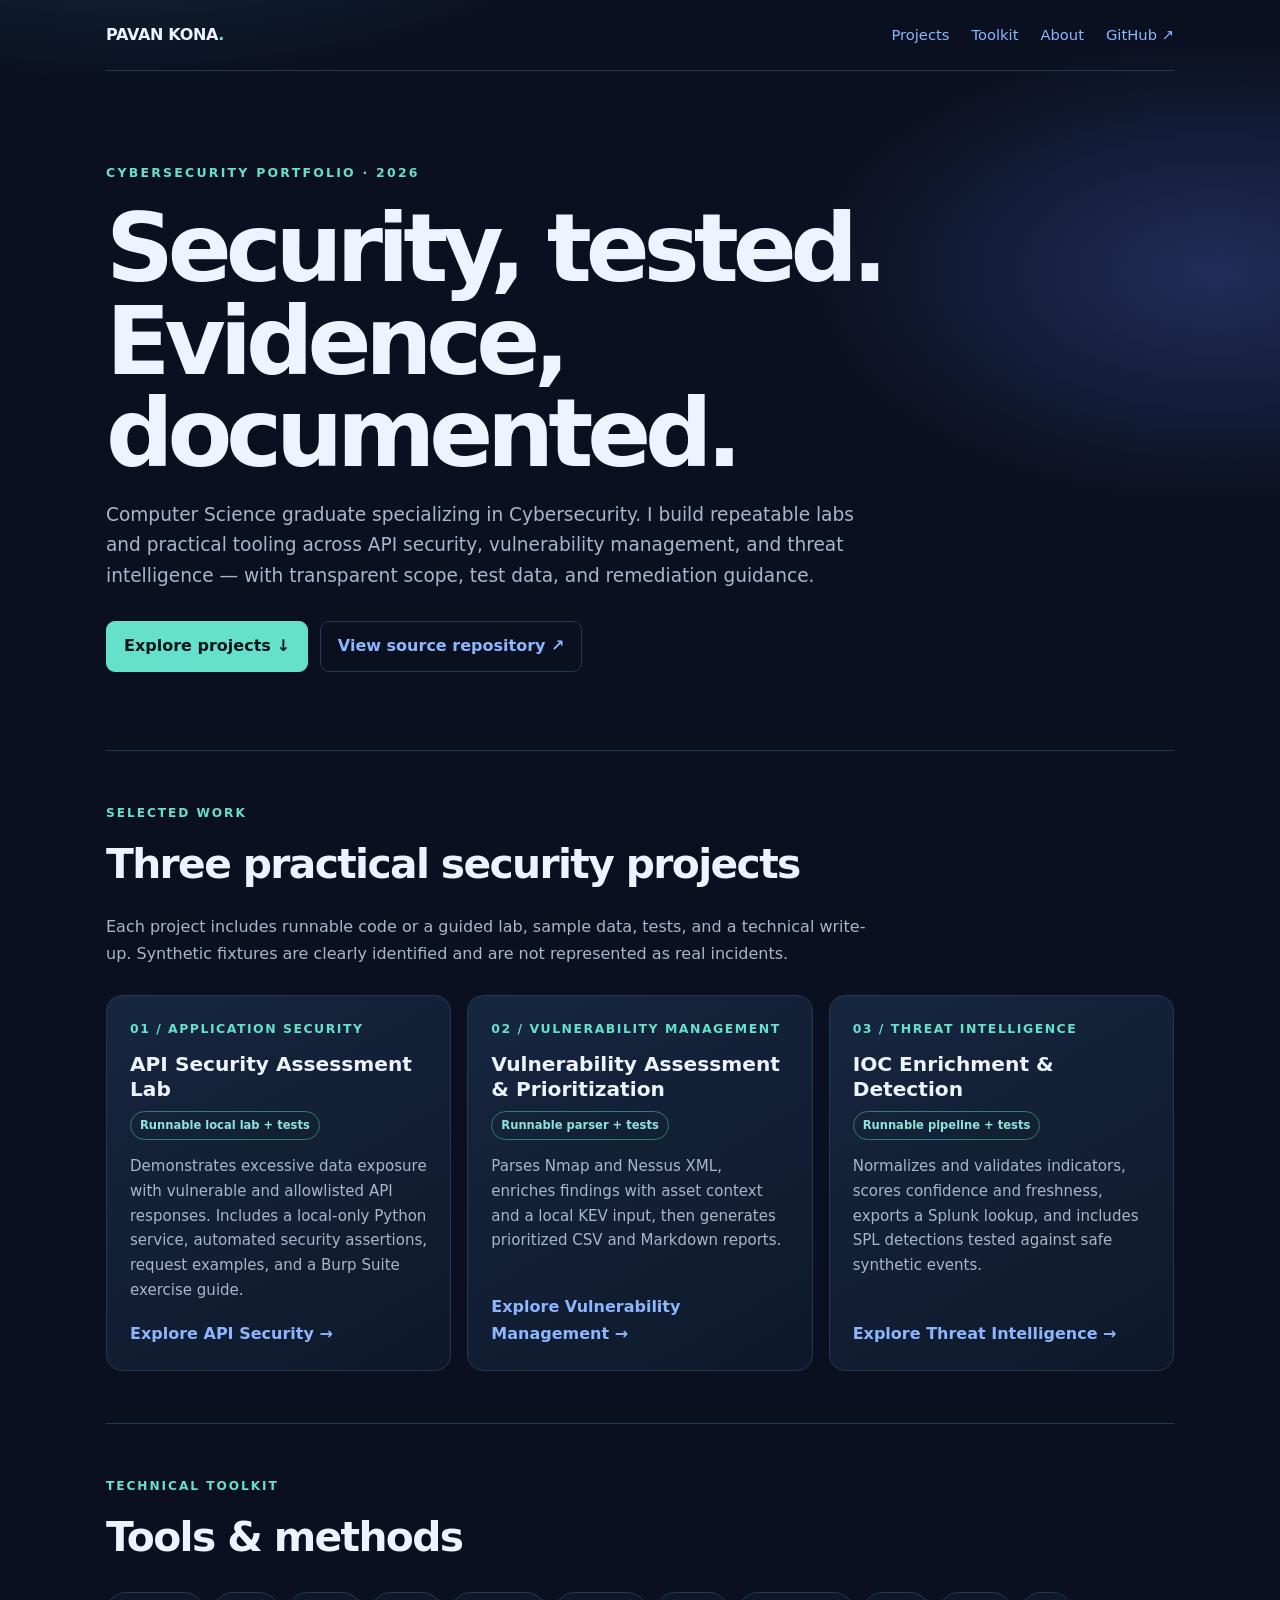
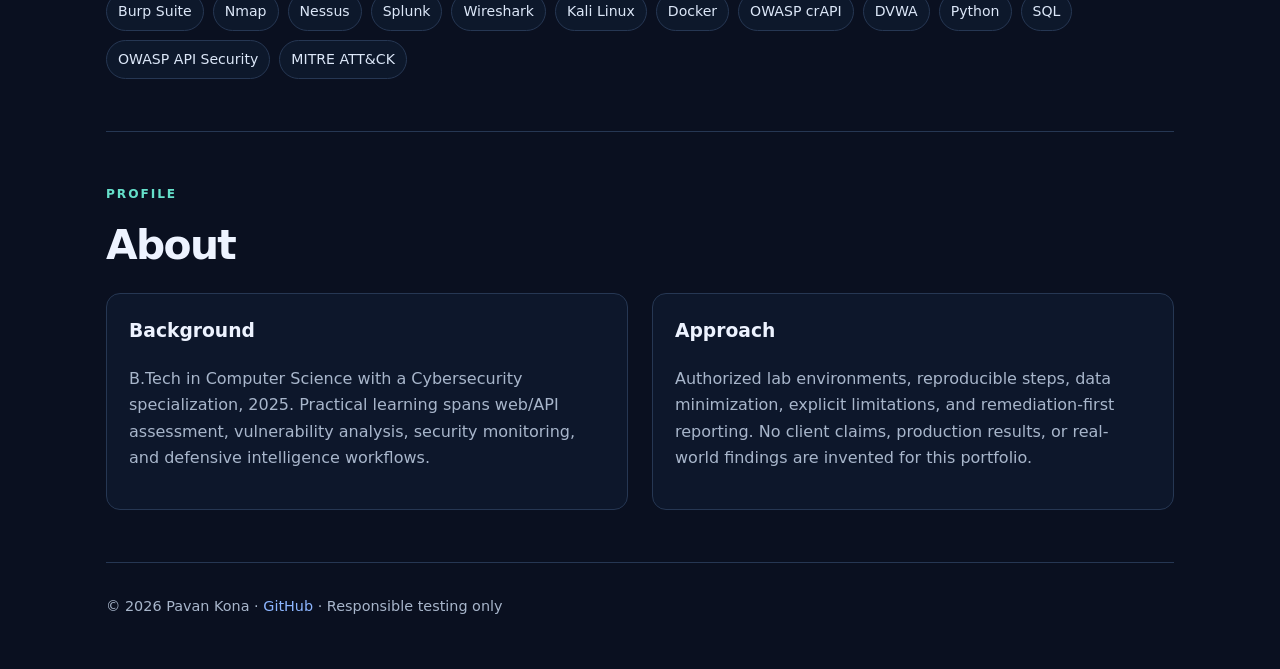
<file: index.html>
<!doctype html>
<html lang="en">
<head>
<meta charset="utf-8"><meta name="viewport" content="width=device-width, initial-scale=1">
<meta name="description" content="Pavan Kona — cybersecurity portfolio: API security, vulnerability management, and threat intelligence.">
<meta name="theme-color" content="#0a1020"><title>Pavan Kona | Cybersecurity</title>
<style>
:root{color-scheme:dark;--bg:#0a1020;--panel:#101b31;--panel2:#14223b;--ink:#edf3ff;--muted:#a8b6cb;--line:#263753;--cyan:#65e0ca;--blue:#8db6ff;--amber:#f4c779;--max:1120px}
*{box-sizing:border-box}html{scroll-behavior:smooth}body{margin:0;background:radial-gradient(900px 480px at 10% -10%,#1c3b58 0%,transparent 65%),radial-gradient(700px 400px at 95% 12%,#202d58 0%,transparent 60%),var(--bg);color:var(--ink);font:16px/1.65 Inter,ui-sans-serif,system-ui,-apple-system,"Segoe UI",sans-serif}
a{color:var(--blue);text-decoration:none}a:hover{text-decoration:underline}.wrap{max-width:var(--max);margin:auto;padding:0 26px}.nav{display:flex;justify-content:space-between;align-items:center;padding:22px 0;border-bottom:1px solid var(--line)}.brand{font-weight:800;letter-spacing:-.02em;color:var(--ink)}.navlinks{display:flex;gap:22px;font-size:.92rem}.hero{padding:92px 0 78px;max-width:850px}.eyebrow{color:var(--cyan);font-size:.78rem;font-weight:800;letter-spacing:.18em;text-transform:uppercase}.hero h1{font-size:clamp(3rem,8vw,5.9rem);line-height:.98;letter-spacing:-.065em;margin:18px 0 20px}.hero p{max-width:760px;color:var(--muted);font-size:1.16rem}.actions{display:flex;gap:12px;flex-wrap:wrap;margin-top:30px}.button{display:inline-flex;align-items:center;padding:11px 17px;border-radius:9px;border:1px solid var(--line);font-weight:700}.button.primary{background:var(--cyan);color:#06151a;border-color:var(--cyan)}.section{padding:52px 0;border-top:1px solid var(--line)}.kicker{color:var(--cyan);font-size:.76rem;font-weight:800;letter-spacing:.16em;text-transform:uppercase}.section h2{font-size:clamp(1.8rem,4vw,2.55rem);letter-spacing:-.04em;margin:8px 0 14px}.lead{max-width:760px;color:var(--muted)}.cards{display:grid;grid-template-columns:repeat(3,minmax(0,1fr));gap:16px;margin-top:28px}.card{background:linear-gradient(150deg,rgba(23,39,65,.96),rgba(14,24,43,.96));border:1px solid var(--line);border-radius:16px;padding:23px;display:flex;flex-direction:column;min-height:315px}.card .number{color:var(--cyan);font-size:.78rem;font-weight:800;letter-spacing:.12em}.card h3{font-size:1.26rem;line-height:1.25;margin:12px 0 9px}.card p{color:var(--muted);font-size:.94rem;margin:0 0 18px}.card a{margin-top:auto;font-weight:750}.status{display:inline-flex;align-self:flex-start;border:1px solid #466078;color:#d6e7fa;border-radius:99px;padding:4px 9px;font-size:.72rem;font-weight:750;margin:0 0 14px}.status.done{border-color:#327c71;color:#8ee5d7}.status.build{border-color:#8b7448;color:#f5d28e}.skills{display:flex;flex-wrap:wrap;gap:9px;margin-top:20px}.skill{border:1px solid var(--line);border-radius:99px;padding:7px 11px;color:#dce7f8;background:rgba(18,31,53,.55);font-size:.88rem}.split{display:grid;grid-template-columns:1fr 1fr;gap:24px}.panel{background:rgba(16,27,49,.68);border:1px solid var(--line);border-radius:14px;padding:22px}.panel h3{margin-top:0}.panel p,.panel li{color:var(--muted)}footer{padding:32px 0 50px;color:var(--muted);font-size:.9rem;border-top:1px solid var(--line)}
@media(max-width:850px){.cards{grid-template-columns:1fr 1fr}}@media(max-width:620px){.wrap{padding:0 18px}.nav{align-items:flex-start;gap:10px;flex-direction:column}.navlinks{gap:14px;flex-wrap:wrap}.hero{padding:68px 0 55px}.cards,.split{grid-template-columns:1fr}.card{min-height:0}}
</style></head>
<body><div class="wrap">
<nav class="nav"><a class="brand" href="#top">PAVAN KONA<span style="color:var(--cyan)">.</span></a><div class="navlinks"><a href="#projects">Projects</a><a href="#skills">Toolkit</a><a href="#about">About</a><a href="https://github.com/pavan2572">GitHub ↗</a></div></nav>
<header class="hero" id="top"><div class="eyebrow">Cybersecurity portfolio · 2026</div><h1>Security, tested.<br>Evidence, documented.</h1><p>Computer Science graduate specializing in Cybersecurity. I build repeatable labs and practical tooling across API security, vulnerability management, and threat intelligence — with transparent scope, test data, and remediation guidance.</p><div class="actions"><a class="button primary" href="#projects">Explore projects ↓</a><a class="button" href="https://github.com/pavan2572/pavan-kona-cybersecurity-portfolio">View source repository ↗</a></div></header>
<section class="section" id="projects"><div class="kicker">Selected work</div><h2>Three practical security projects</h2><p class="lead">Each project includes runnable code or a guided lab, sample data, tests, and a technical write-up. Synthetic fixtures are clearly identified and are not represented as real incidents.</p>
<div class="cards">
<article class="card"><div class="number">01 / APPLICATION SECURITY</div><h3>API Security Assessment Lab</h3><div class="status done">Runnable local lab + tests</div><p>Demonstrates excessive data exposure with vulnerable and allowlisted API responses. Includes a local-only Python service, automated security assertions, request examples, and a Burp Suite exercise guide.</p><a href="projects/api-security/index.html">Explore API Security →</a></article>
<article class="card"><div class="number">02 / VULNERABILITY MANAGEMENT</div><h3>Vulnerability Assessment & Prioritization</h3><div class="status done">Runnable parser + tests</div><p>Parses Nmap and Nessus XML, enriches findings with asset context and a local KEV input, then generates prioritized CSV and Markdown reports.</p><a href="projects/vulnerability-management/index.html">Explore Vulnerability Management →</a></article>
<article class="card"><div class="number">03 / THREAT INTELLIGENCE</div><h3>IOC Enrichment & Detection</h3><div class="status done">Runnable pipeline + tests</div><p>Normalizes and validates indicators, scores confidence and freshness, exports a Splunk lookup, and includes SPL detections tested against safe synthetic events.</p><a href="projects/threat-intelligence/index.html">Explore Threat Intelligence →</a></article>
</div></section>
<section class="section" id="skills"><div class="kicker">Technical toolkit</div><h2>Tools & methods</h2><div class="skills"><span class="skill">Burp Suite</span><span class="skill">Nmap</span><span class="skill">Nessus</span><span class="skill">Splunk</span><span class="skill">Wireshark</span><span class="skill">Kali Linux</span><span class="skill">Docker</span><span class="skill">OWASP crAPI</span><span class="skill">DVWA</span><span class="skill">Python</span><span class="skill">SQL</span><span class="skill">OWASP API Security</span><span class="skill">MITRE ATT&CK</span></div></section>
<section class="section" id="about"><div class="kicker">Profile</div><h2>About</h2><div class="split"><div class="panel"><h3>Background</h3><p>B.Tech in Computer Science with a Cybersecurity specialization, 2025. Practical learning spans web/API assessment, vulnerability analysis, security monitoring, and defensive intelligence workflows.</p></div><div class="panel"><h3>Approach</h3><p>Authorized lab environments, reproducible steps, data minimization, explicit limitations, and remediation-first reporting. No client claims, production results, or real-world findings are invented for this portfolio.</p></div></div></section>
<footer>© 2026 Pavan Kona · <a href="https://github.com/pavan2572">GitHub</a> · Responsible testing only</footer>
</div></body></html>
</file>
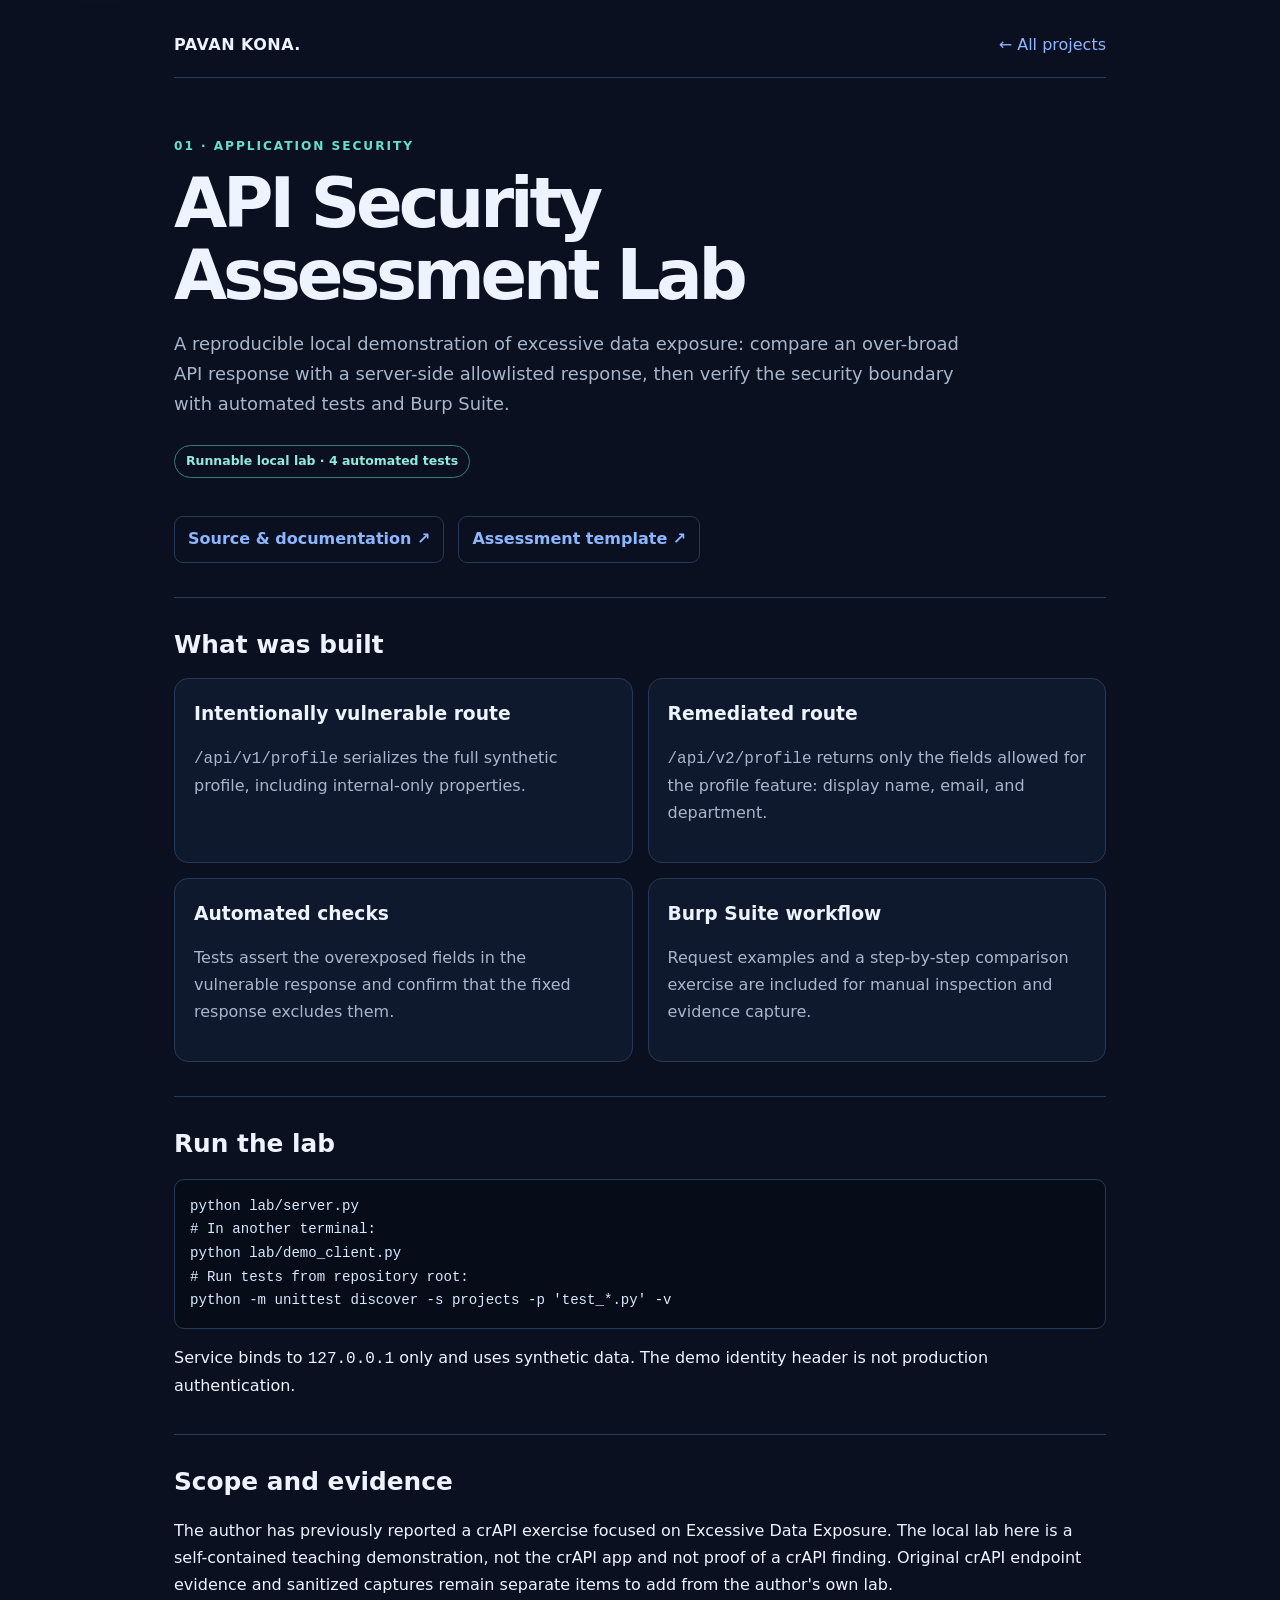
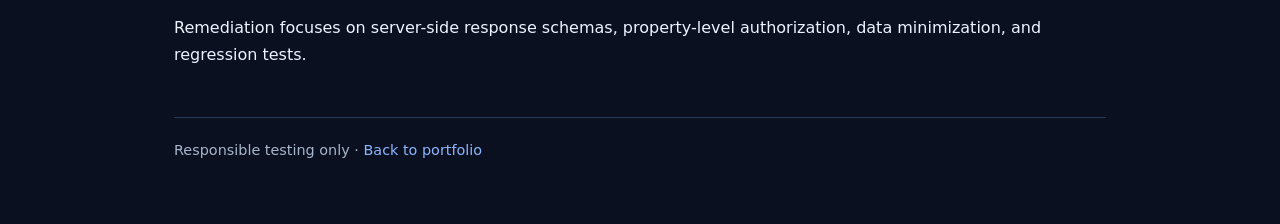
<file: projects/api-security/index.html>
<!doctype html><html lang="en"><head><meta charset="utf-8"><meta name="viewport" content="width=device-width,initial-scale=1"><title>API Security Assessment | Pavan Kona</title><link rel="stylesheet" href="../../assets/project.css"></head><body><main class="wrap"><nav class="nav"><a class="brand" href="../../index.html">PAVAN KONA.</a><a href="../../index.html#projects">← All projects</a></nav><header class="hero"><div class="eyebrow">01 · Application Security</div><h1>API Security<br>Assessment Lab</h1><p class="lead">A reproducible local demonstration of excessive data exposure: compare an over-broad API response with a server-side allowlisted response, then verify the security boundary with automated tests and Burp Suite.</p><span class="status">Runnable local lab · 4 automated tests</span><div class="links"><a class="link" href="https://github.com/pavan2572/pavan-kona-cybersecurity-portfolio/tree/main/projects/api-security">Source & documentation ↗</a><a class="link" href="https://github.com/pavan2572/pavan-kona-cybersecurity-portfolio/blob/main/projects/api-security/reports/assessment-template.md">Assessment template ↗</a></div></header><section class="section"><h2>What was built</h2><div class="grid"><article class="panel"><h3>Intentionally vulnerable route</h3><p><code>/api/v1/profile</code> serializes the full synthetic profile, including internal-only properties.</p></article><article class="panel"><h3>Remediated route</h3><p><code>/api/v2/profile</code> returns only the fields allowed for the profile feature: display name, email, and department.</p></article><article class="panel"><h3>Automated checks</h3><p>Tests assert the overexposed fields in the vulnerable response and confirm that the fixed response excludes them.</p></article><article class="panel"><h3>Burp Suite workflow</h3><p>Request examples and a step-by-step comparison exercise are included for manual inspection and evidence capture.</p></article></div></section><section class="section"><h2>Run the lab</h2><pre>python lab/server.py
# In another terminal:
python lab/demo_client.py
# Run tests from repository root:
python -m unittest discover -s projects -p 'test_*.py' -v</pre><p>Service binds to <code>127.0.0.1</code> only and uses synthetic data. The demo identity header is not production authentication.</p></section><section class="section"><h2>Scope and evidence</h2><p>The author has previously reported a crAPI exercise focused on Excessive Data Exposure. The local lab here is a self-contained teaching demonstration, not the crAPI app and not proof of a crAPI finding. Original crAPI endpoint evidence and sanitized captures remain separate items to add from the author's own lab.</p><p>Remediation focuses on server-side response schemas, property-level authorization, data minimization, and regression tests.</p></section><footer>Responsible testing only · <a href="../../index.html">Back to portfolio</a></footer></main></body></html>
</file>
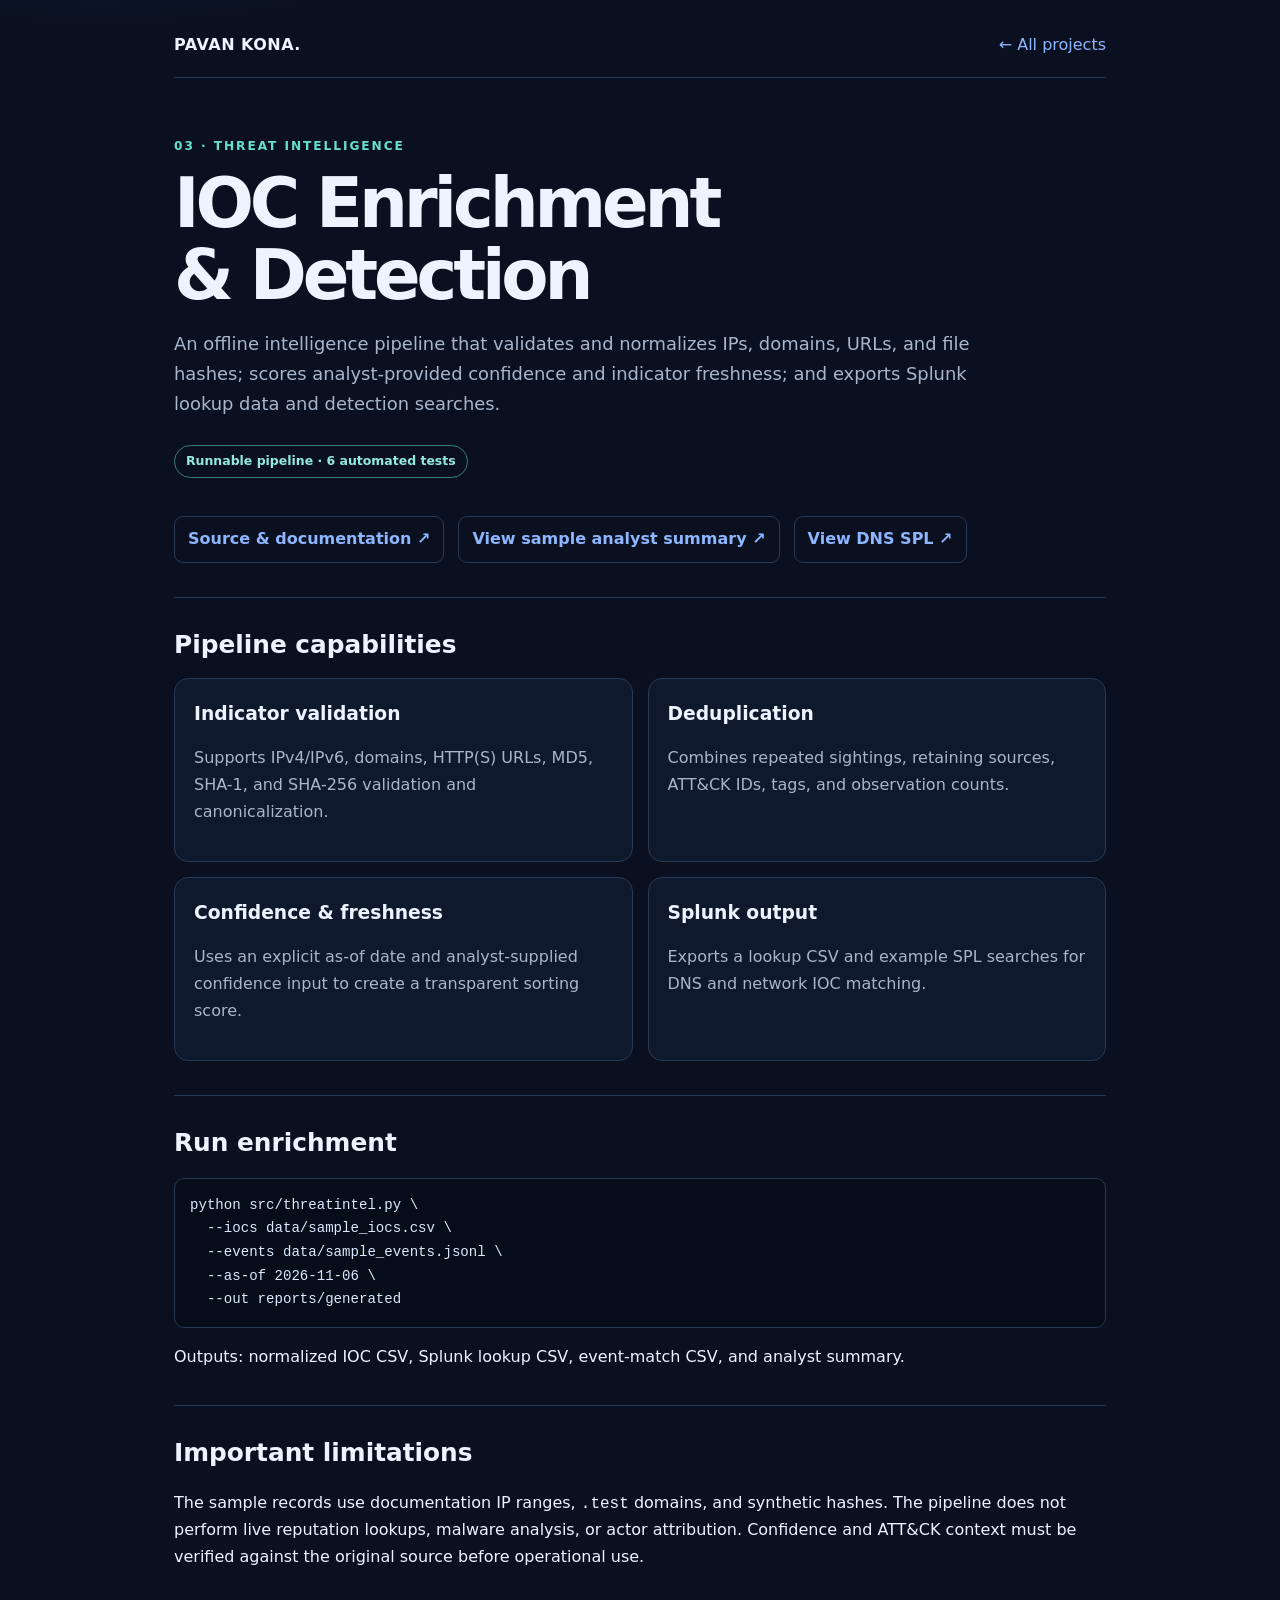
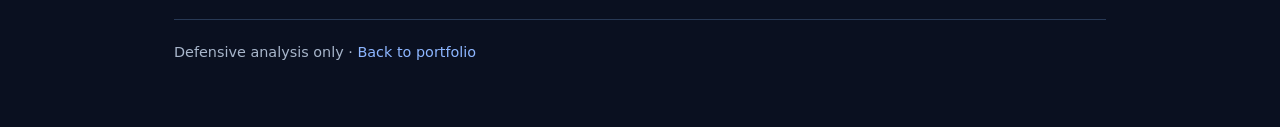
<file: projects/threat-intelligence/index.html>
<!doctype html><html lang="en"><head><meta charset="utf-8"><meta name="viewport" content="width=device-width,initial-scale=1"><title>Threat Intelligence | Pavan Kona</title><link rel="stylesheet" href="../../assets/project.css"></head><body><main class="wrap"><nav class="nav"><a class="brand" href="../../index.html">PAVAN KONA.</a><a href="../../index.html#projects">← All projects</a></nav><header class="hero"><div class="eyebrow">03 · Threat Intelligence</div><h1>IOC Enrichment<br>& Detection</h1><p class="lead">An offline intelligence pipeline that validates and normalizes IPs, domains, URLs, and file hashes; scores analyst-provided confidence and indicator freshness; and exports Splunk lookup data and detection searches.</p><span class="status">Runnable pipeline · 6 automated tests</span><div class="links"><a class="link" href="https://github.com/pavan2572/pavan-kona-cybersecurity-portfolio/tree/main/projects/threat-intelligence">Source & documentation ↗</a><a class="link" href="reports/sample/analyst_summary.md">View sample analyst summary ↗</a><a class="link" href="detections/splunk/dns_ioc_match.spl">View DNS SPL ↗</a></div></header><section class="section"><h2>Pipeline capabilities</h2><div class="grid"><article class="panel"><h3>Indicator validation</h3><p>Supports IPv4/IPv6, domains, HTTP(S) URLs, MD5, SHA-1, and SHA-256 validation and canonicalization.</p></article><article class="panel"><h3>Deduplication</h3><p>Combines repeated sightings, retaining sources, ATT&amp;CK IDs, tags, and observation counts.</p></article><article class="panel"><h3>Confidence & freshness</h3><p>Uses an explicit as-of date and analyst-supplied confidence input to create a transparent sorting score.</p></article><article class="panel"><h3>Splunk output</h3><p>Exports a lookup CSV and example SPL searches for DNS and network IOC matching.</p></article></div></section><section class="section"><h2>Run enrichment</h2><pre>python src/threatintel.py \
  --iocs data/sample_iocs.csv \
  --events data/sample_events.jsonl \
  --as-of 2026-11-06 \
  --out reports/generated</pre><p>Outputs: normalized IOC CSV, Splunk lookup CSV, event-match CSV, and analyst summary.</p></section><section class="section"><h2>Important limitations</h2><p>The sample records use documentation IP ranges, <code>.test</code> domains, and synthetic hashes. The pipeline does not perform live reputation lookups, malware analysis, or actor attribution. Confidence and ATT&amp;CK context must be verified against the original source before operational use.</p></section><footer>Defensive analysis only · <a href="../../index.html">Back to portfolio</a></footer></main></body></html>
</file>
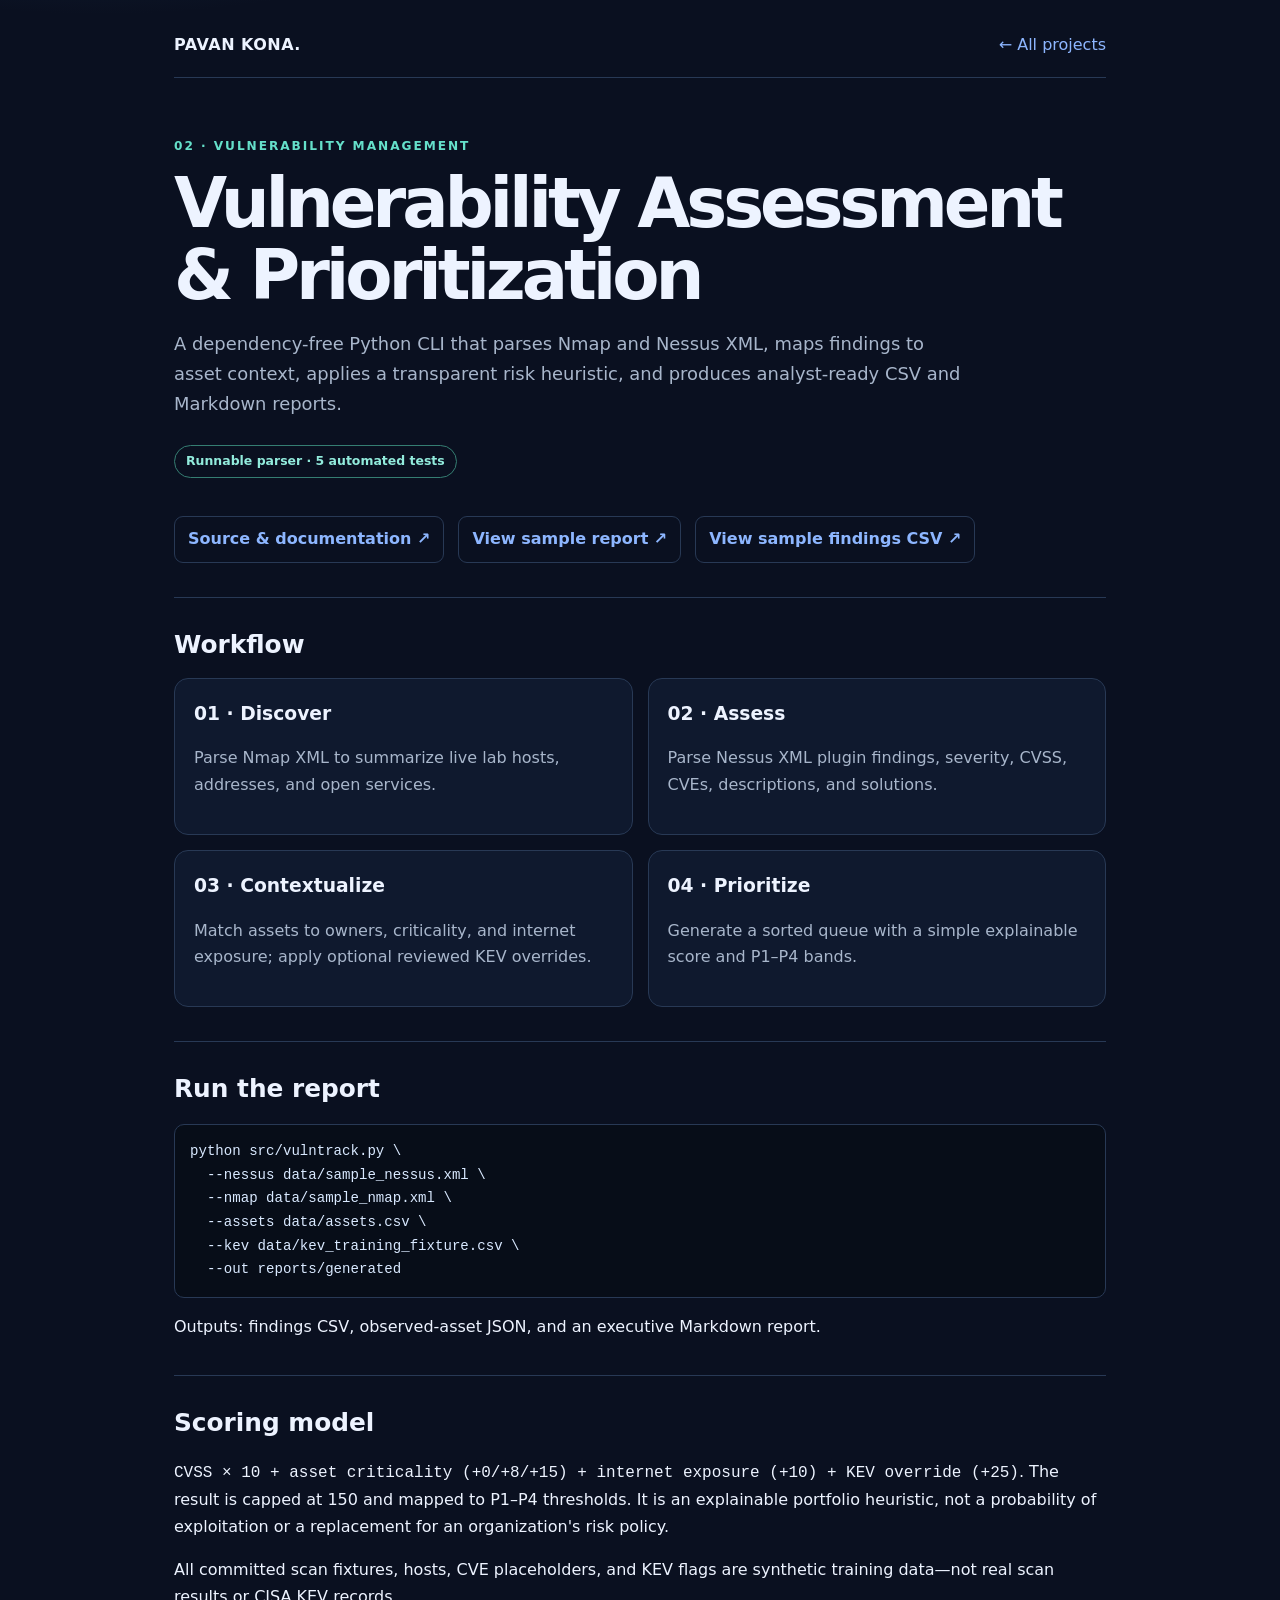
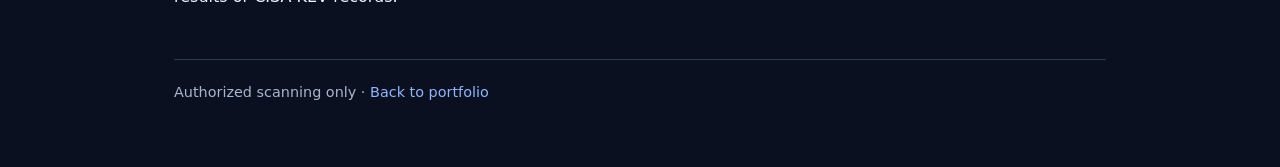
<file: projects/vulnerability-management/index.html>
<!doctype html><html lang="en"><head><meta charset="utf-8"><meta name="viewport" content="width=device-width,initial-scale=1"><title>Vulnerability Management | Pavan Kona</title><link rel="stylesheet" href="../../assets/project.css"></head><body><main class="wrap"><nav class="nav"><a class="brand" href="../../index.html">PAVAN KONA.</a><a href="../../index.html#projects">← All projects</a></nav><header class="hero"><div class="eyebrow">02 · Vulnerability Management</div><h1>Vulnerability Assessment<br>& Prioritization</h1><p class="lead">A dependency-free Python CLI that parses Nmap and Nessus XML, maps findings to asset context, applies a transparent risk heuristic, and produces analyst-ready CSV and Markdown reports.</p><span class="status">Runnable parser · 5 automated tests</span><div class="links"><a class="link" href="https://github.com/pavan2572/pavan-kona-cybersecurity-portfolio/tree/main/projects/vulnerability-management">Source & documentation ↗</a><a class="link" href="reports/sample/executive_report.md">View sample report ↗</a><a class="link" href="reports/sample/findings.csv">View sample findings CSV ↗</a></div></header><section class="section"><h2>Workflow</h2><div class="grid"><article class="panel"><h3>01 · Discover</h3><p>Parse Nmap XML to summarize live lab hosts, addresses, and open services.</p></article><article class="panel"><h3>02 · Assess</h3><p>Parse Nessus XML plugin findings, severity, CVSS, CVEs, descriptions, and solutions.</p></article><article class="panel"><h3>03 · Contextualize</h3><p>Match assets to owners, criticality, and internet exposure; apply optional reviewed KEV overrides.</p></article><article class="panel"><h3>04 · Prioritize</h3><p>Generate a sorted queue with a simple explainable score and P1–P4 bands.</p></article></div></section><section class="section"><h2>Run the report</h2><pre>python src/vulntrack.py \
  --nessus data/sample_nessus.xml \
  --nmap data/sample_nmap.xml \
  --assets data/assets.csv \
  --kev data/kev_training_fixture.csv \
  --out reports/generated</pre><p>Outputs: findings CSV, observed-asset JSON, and an executive Markdown report.</p></section><section class="section"><h2>Scoring model</h2><p><code>CVSS × 10 + asset criticality (+0/+8/+15) + internet exposure (+10) + KEV override (+25)</code>. The result is capped at 150 and mapped to P1–P4 thresholds. It is an explainable portfolio heuristic, not a probability of exploitation or a replacement for an organization's risk policy.</p><p>All committed scan fixtures, hosts, CVE placeholders, and KEV flags are synthetic training data—not real scan results or CISA KEV records.</p></section><footer>Authorized scanning only · <a href="../../index.html">Back to portfolio</a></footer></main></body></html>
</file>
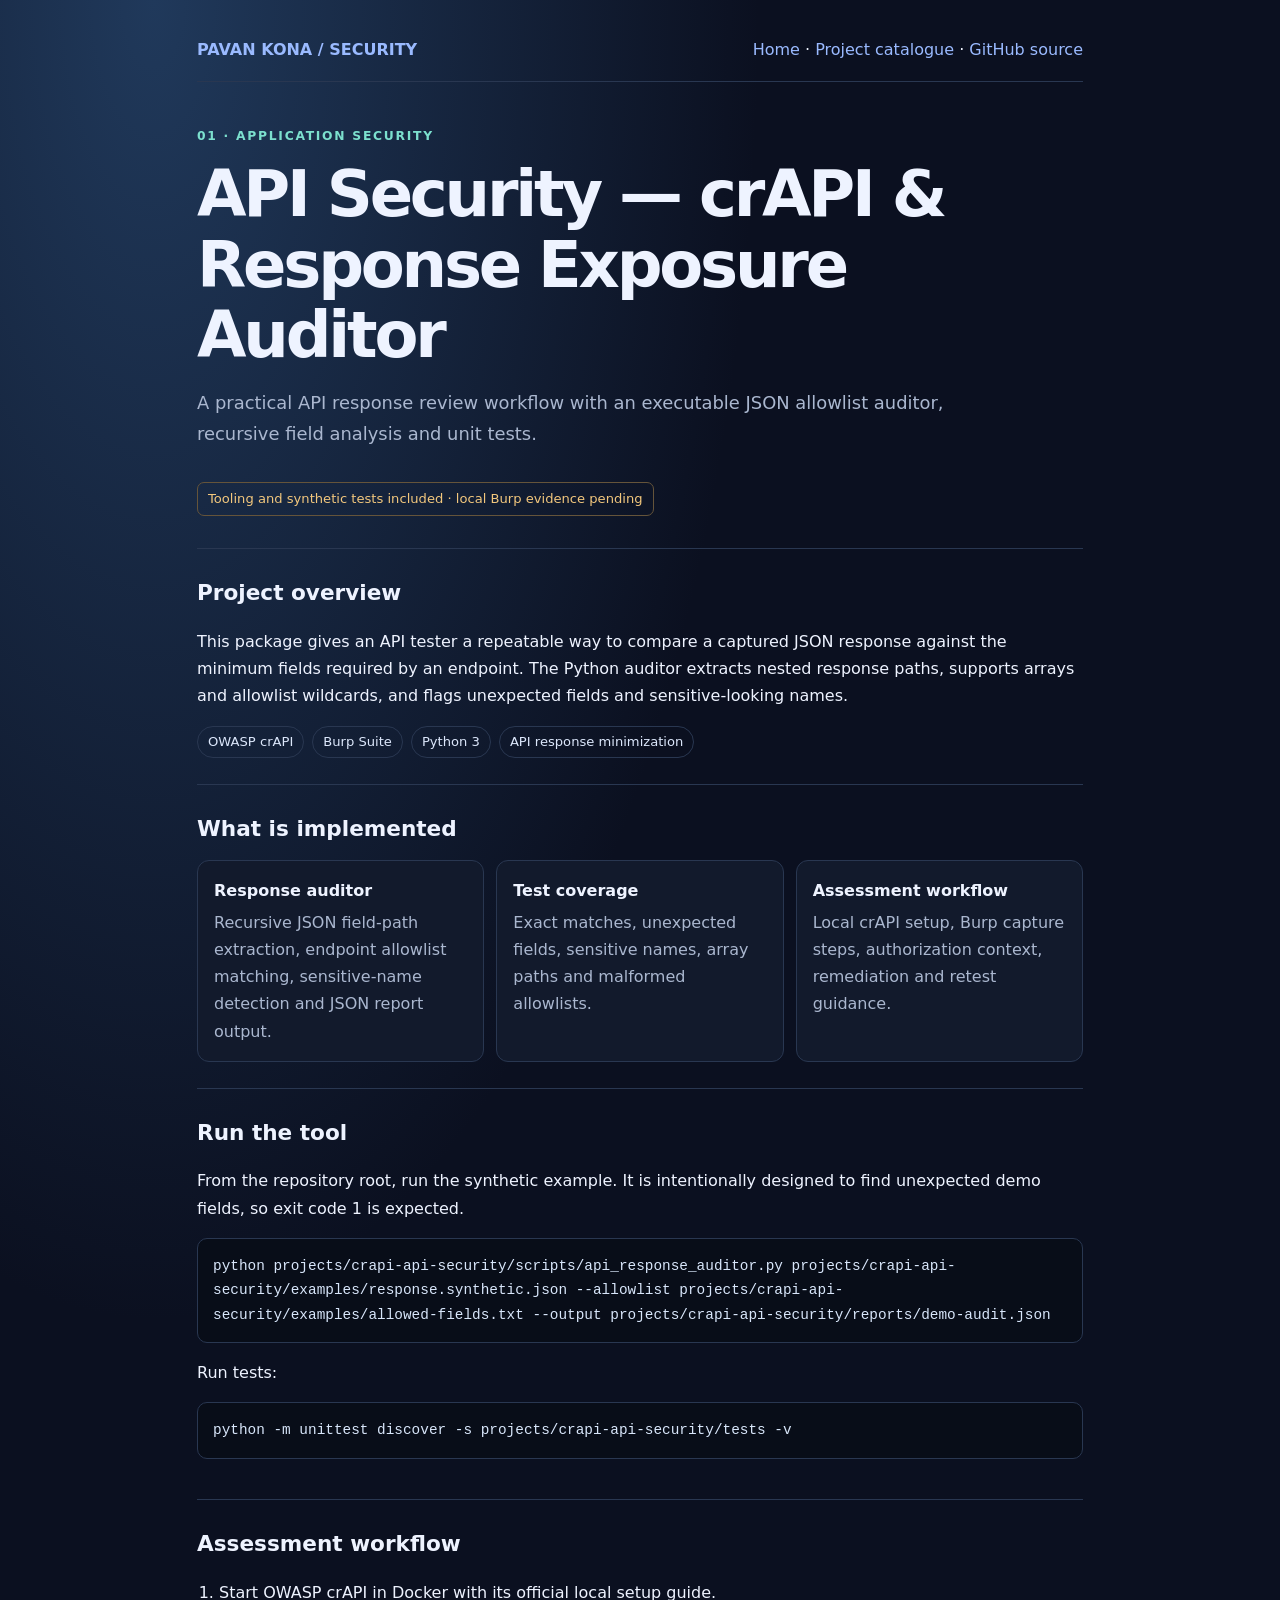
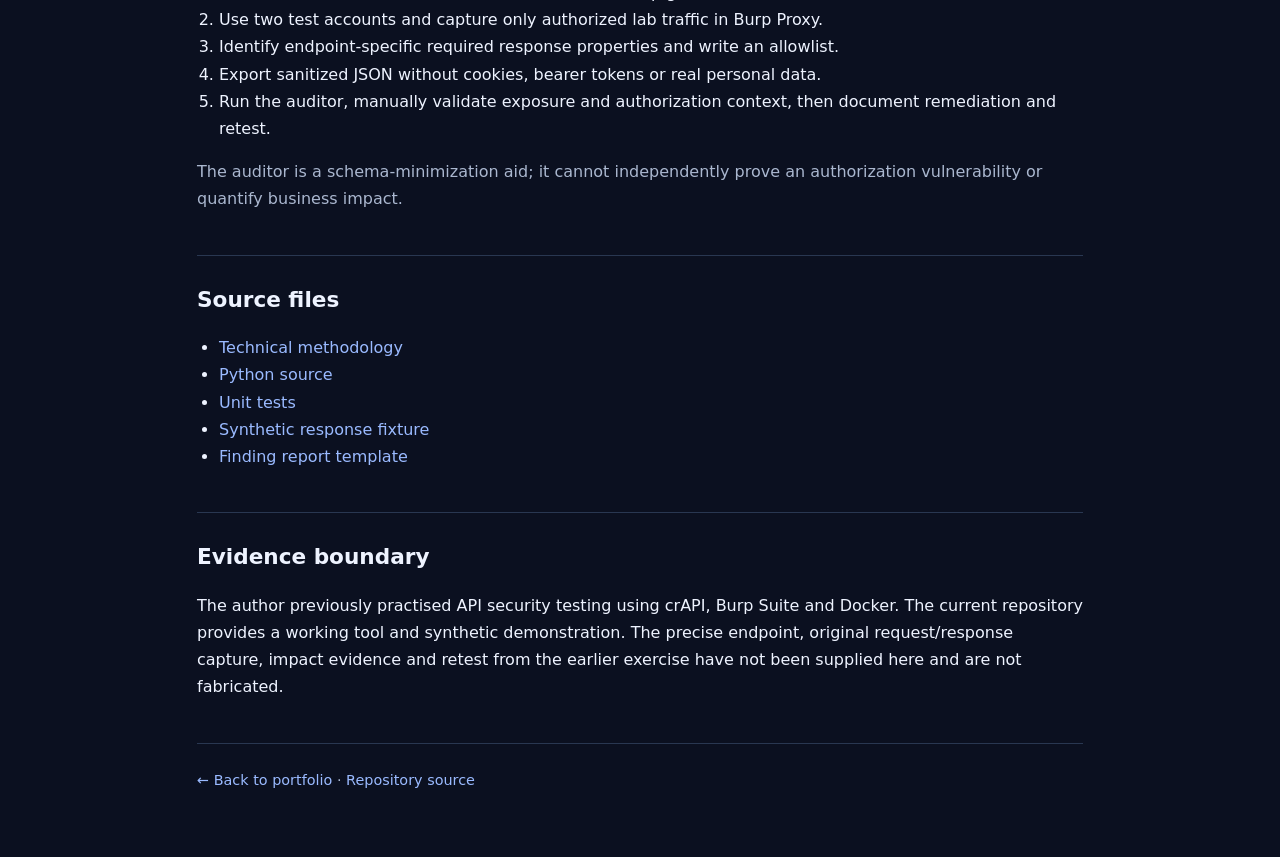
<file: projects/api-security.html>
<!doctype html>
<html lang="en"><head><meta charset="utf-8"><meta name="viewport" content="width=device-width,initial-scale=1"><meta name="description" content="Pavan Kona cybersecurity project: API Security — crAPI & Response Exposure Auditor"><title>API Security — crAPI & Response Exposure Auditor | Pavan Kona</title><style>
:root{color-scheme:dark;--bg:#0b1020;--panel:#121a2c;--ink:#eef3ff;--muted:#aab7cf;--line:#293751;--accent:#7ce0ce;--blue:#9abaff;--amber:#f2c77d}
*{box-sizing:border-box}body{margin:0;background:radial-gradient(ellipse at 12% 0%,#20395b 0,transparent 38%),var(--bg);color:var(--ink);font:16px/1.7 Inter,ui-sans-serif,system-ui,-apple-system,"Segoe UI",sans-serif}a{color:var(--blue);text-decoration:none}a:hover{text-decoration:underline}.wrap{max-width:930px;margin:auto;padding:30px 22px 65px}.top{display:flex;justify-content:space-between;gap:16px;flex-wrap:wrap;border-bottom:1px solid var(--line);padding:6px 0 18px}.brand{font-weight:800}.hero{padding:44px 0 32px}.eyebrow{color:var(--accent);font-weight:800;text-transform:uppercase;letter-spacing:.14em;font-size:.77rem}.hero h1{font-size:clamp(2.3rem,6vw,4rem);line-height:1.1;letter-spacing:-.05em;margin:12px 0}.lead{color:var(--muted);font-size:1.12rem;max-width:800px}.status{display:inline-block;margin-top:15px;padding:5px 10px;border:1px solid #65543a;border-radius:7px;color:var(--amber);font-size:.82rem}.links{display:flex;gap:12px;flex-wrap:wrap;margin:20px 0}.link{display:inline-block;border:1px solid var(--line);border-radius:9px;padding:8px 12px;font-weight:700}.link.primary{background:var(--accent);color:#09201f;border-color:var(--accent)}section{border-top:1px solid var(--line);padding:26px 0}h2{font-size:1.35rem;margin:0 0 12px}h3{font-size:1.04rem;margin:18px 0 6px}.muted{color:var(--muted)}.grid{display:grid;grid-template-columns:repeat(auto-fit,minmax(220px,1fr));gap:12px}.box{background:var(--panel);border:1px solid var(--line);border-radius:12px;padding:16px}.box strong{display:block;margin-bottom:5px}.tags{display:flex;gap:8px;flex-wrap:wrap}.tag{border:1px solid var(--line);border-radius:99px;padding:4px 10px;color:#dce7fb;font-size:.82rem}pre{white-space:pre-wrap;overflow-wrap:anywhere;background:#080d18;border:1px solid var(--line);padding:15px;border-radius:10px;color:#d8e6fa;font-size:.9rem}code{font-family:ui-monospace,SFMono-Regular,Consolas,monospace}ul,ol{padding-left:22px}table{border-collapse:collapse;width:100%;font-size:.93rem}th,td{text-align:left;border-bottom:1px solid var(--line);padding:9px;vertical-align:top}th{color:var(--accent)}footer{border-top:1px solid var(--line);padding-top:24px;color:var(--muted);font-size:.9rem}@media(max-width:600px){.wrap{padding:20px 16px 45px}}
</style></head><body><main class="wrap">
<header class="top"><a class="brand" href="../index.html">PAVAN KONA / SECURITY</a><nav><a href="../index.html">Home</a> · <a href="https://github.com/pavan2572/pavan-kona-cybersecurity-portfolio/blob/main/projects/README.md">Project catalogue</a> · <a href="https://github.com/pavan2572/pavan-kona-cybersecurity-portfolio">GitHub source</a></nav></header>
<div class="hero"><div class="eyebrow">01 · Application security</div><h1>API Security — crAPI & Response Exposure Auditor</h1><p class="lead">A practical API response review workflow with an executable JSON allowlist auditor, recursive field analysis and unit tests.</p><span class="status">Tooling and synthetic tests included · local Burp evidence pending</span></div>

<section><h2>Project overview</h2><p>This package gives an API tester a repeatable way to compare a captured JSON response against the minimum fields required by an endpoint. The Python auditor extracts nested response paths, supports arrays and allowlist wildcards, and flags unexpected fields and sensitive-looking names.</p><div class="tags"><span class="tag">OWASP crAPI</span><span class="tag">Burp Suite</span><span class="tag">Python 3</span><span class="tag">API response minimization</span></div></section>
<section><h2>What is implemented</h2><div class="grid"><div class="box"><strong>Response auditor</strong><span class="muted">Recursive JSON field-path extraction, endpoint allowlist matching, sensitive-name detection and JSON report output.</span></div><div class="box"><strong>Test coverage</strong><span class="muted">Exact matches, unexpected fields, sensitive names, array paths and malformed allowlists.</span></div><div class="box"><strong>Assessment workflow</strong><span class="muted">Local crAPI setup, Burp capture steps, authorization context, remediation and retest guidance.</span></div></div></section>
<section><h2>Run the tool</h2><p>From the repository root, run the synthetic example. It is intentionally designed to find unexpected demo fields, so exit code 1 is expected.</p><pre><code>python projects/crapi-api-security/scripts/api_response_auditor.py projects/crapi-api-security/examples/response.synthetic.json --allowlist projects/crapi-api-security/examples/allowed-fields.txt --output projects/crapi-api-security/reports/demo-audit.json</code></pre><p>Run tests:</p><pre><code>python -m unittest discover -s projects/crapi-api-security/tests -v</code></pre></section>
<section><h2>Assessment workflow</h2><ol><li>Start OWASP crAPI in Docker with its official local setup guide.</li><li>Use two test accounts and capture only authorized lab traffic in Burp Proxy.</li><li>Identify endpoint-specific required response properties and write an allowlist.</li><li>Export sanitized JSON without cookies, bearer tokens or real personal data.</li><li>Run the auditor, manually validate exposure and authorization context, then document remediation and retest.</li></ol><p class="muted">The auditor is a schema-minimization aid; it cannot independently prove an authorization vulnerability or quantify business impact.</p></section>
<section><h2>Source files</h2><ul><li><a href="https://github.com/pavan2572/pavan-kona-cybersecurity-portfolio/blob/main/projects/crapi-api-security/README.md">Technical methodology</a></li><li><a href="https://github.com/pavan2572/pavan-kona-cybersecurity-portfolio/blob/main/projects/crapi-api-security/scripts/api_response_auditor.py">Python source</a></li><li><a href="https://github.com/pavan2572/pavan-kona-cybersecurity-portfolio/blob/main/projects/crapi-api-security/tests/test_api_response_auditor.py">Unit tests</a></li><li><a href="https://github.com/pavan2572/pavan-kona-cybersecurity-portfolio/blob/main/projects/crapi-api-security/examples/response.synthetic.json">Synthetic response fixture</a></li><li><a href="https://github.com/pavan2572/pavan-kona-cybersecurity-portfolio/blob/main/projects/crapi-api-security/reports/finding-template.md">Finding report template</a></li></ul></section>
<section><h2>Evidence boundary</h2><p>The author previously practised API security testing using crAPI, Burp Suite and Docker. The current repository provides a working tool and synthetic demonstration. The precise endpoint, original request/response capture, impact evidence and retest from the earlier exercise have not been supplied here and are not fabricated.</p></section>
<footer><a href="../index.html">← Back to portfolio</a> · <a href="https://github.com/pavan2572/pavan-kona-cybersecurity-portfolio">Repository source</a></footer>
</main></body></html>
</file>
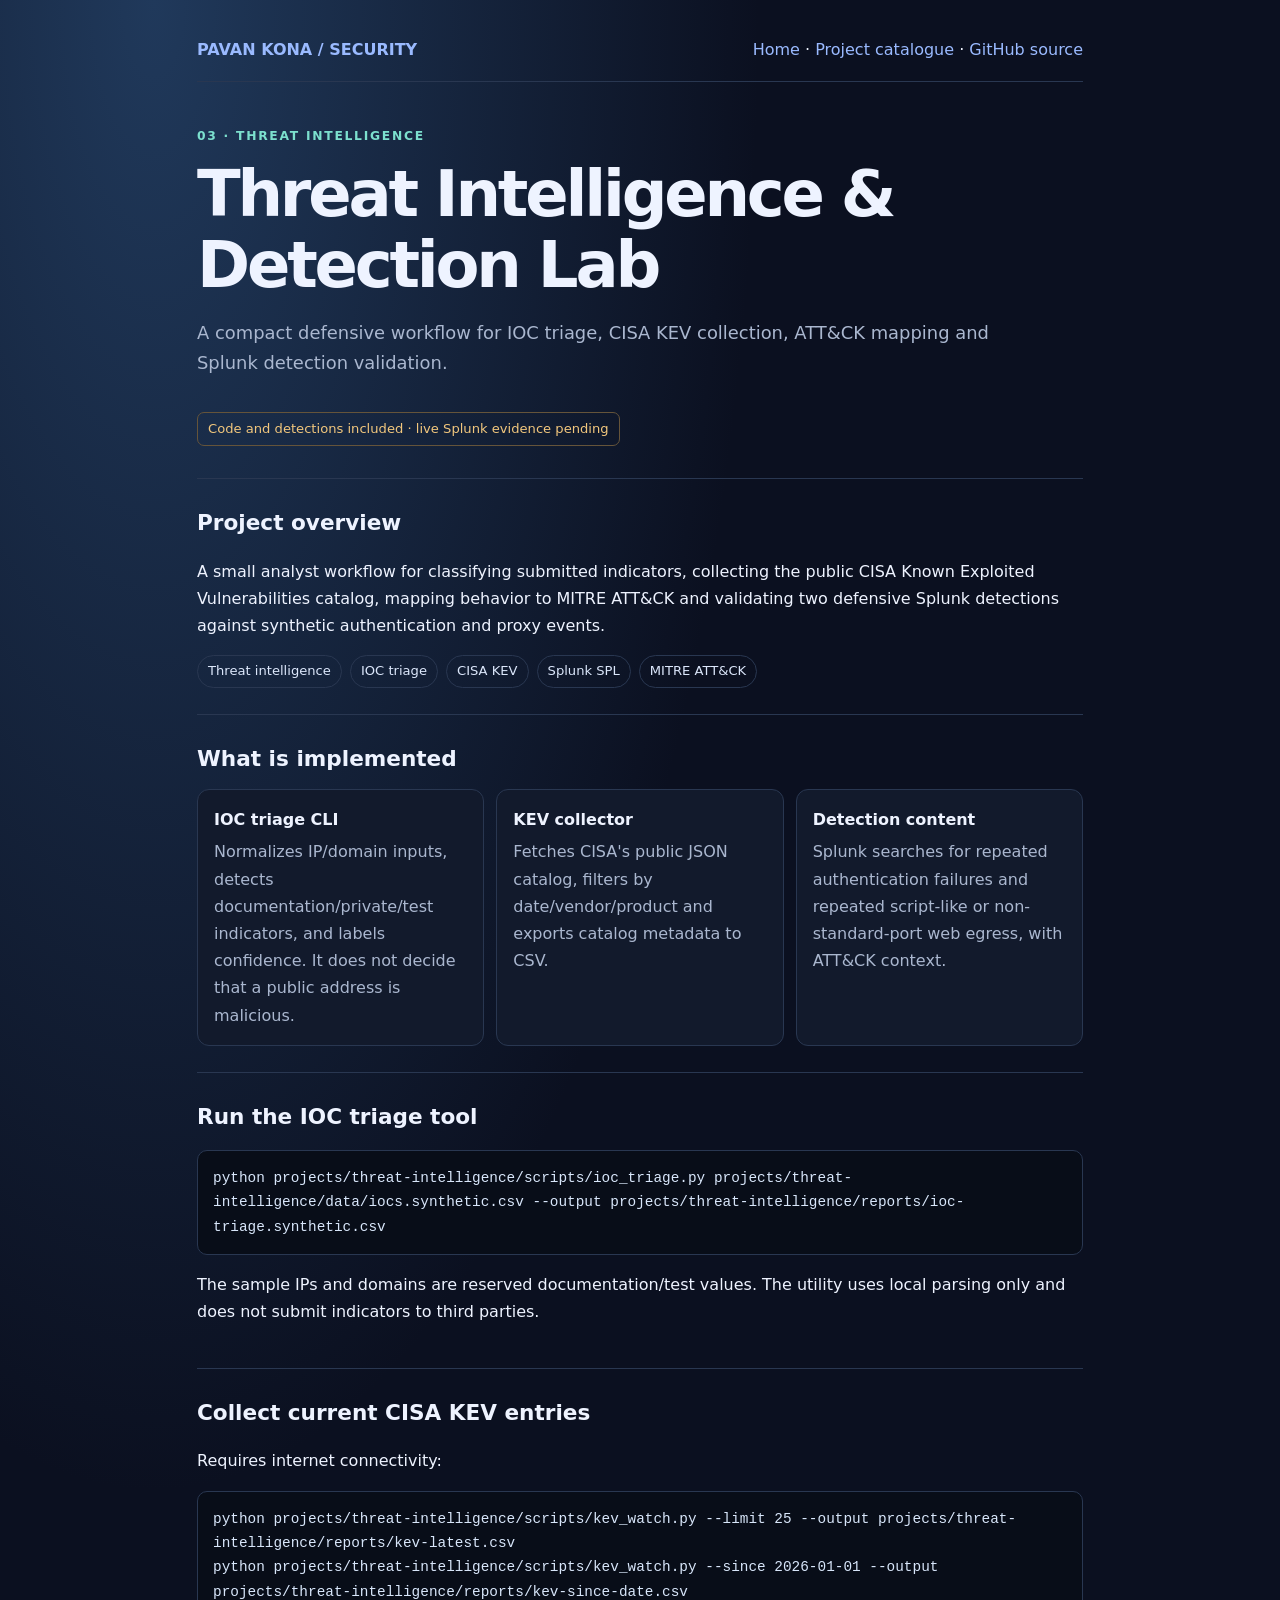
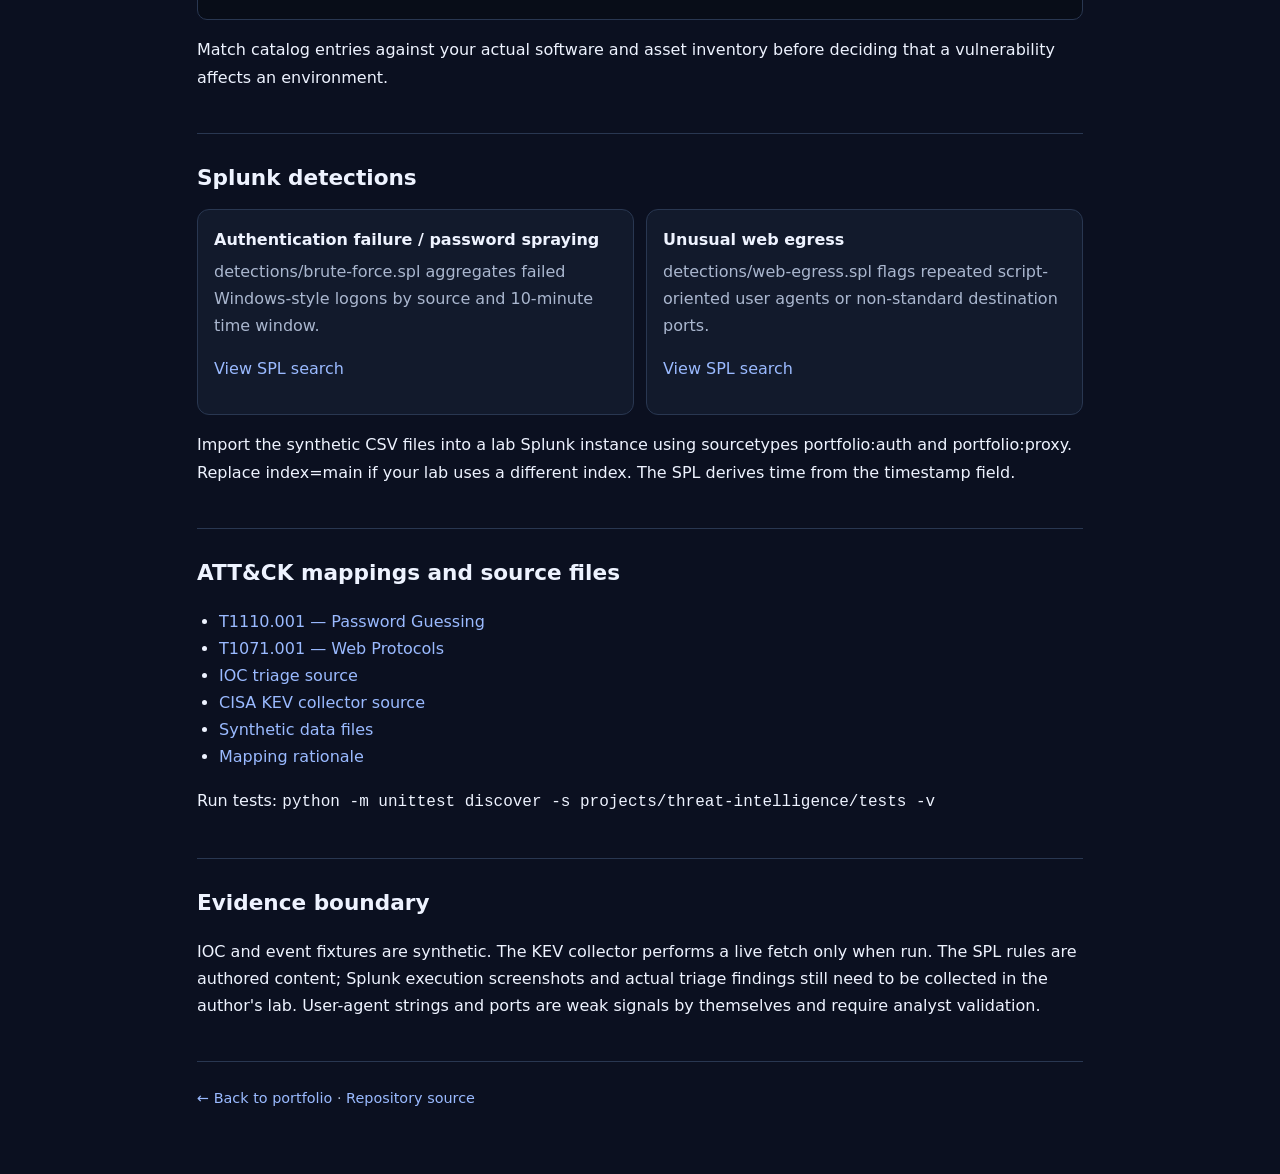
<file: projects/threat-intelligence.html>
<!doctype html>
<html lang="en"><head><meta charset="utf-8"><meta name="viewport" content="width=device-width,initial-scale=1"><meta name="description" content="Pavan Kona cybersecurity project: Threat Intelligence & Detection Lab"><title>Threat Intelligence & Detection Lab | Pavan Kona</title><style>
:root{color-scheme:dark;--bg:#0b1020;--panel:#121a2c;--ink:#eef3ff;--muted:#aab7cf;--line:#293751;--accent:#7ce0ce;--blue:#9abaff;--amber:#f2c77d}
*{box-sizing:border-box}body{margin:0;background:radial-gradient(ellipse at 12% 0%,#20395b 0,transparent 38%),var(--bg);color:var(--ink);font:16px/1.7 Inter,ui-sans-serif,system-ui,-apple-system,"Segoe UI",sans-serif}a{color:var(--blue);text-decoration:none}a:hover{text-decoration:underline}.wrap{max-width:930px;margin:auto;padding:30px 22px 65px}.top{display:flex;justify-content:space-between;gap:16px;flex-wrap:wrap;border-bottom:1px solid var(--line);padding:6px 0 18px}.brand{font-weight:800}.hero{padding:44px 0 32px}.eyebrow{color:var(--accent);font-weight:800;text-transform:uppercase;letter-spacing:.14em;font-size:.77rem}.hero h1{font-size:clamp(2.3rem,6vw,4rem);line-height:1.1;letter-spacing:-.05em;margin:12px 0}.lead{color:var(--muted);font-size:1.12rem;max-width:800px}.status{display:inline-block;margin-top:15px;padding:5px 10px;border:1px solid #65543a;border-radius:7px;color:var(--amber);font-size:.82rem}.links{display:flex;gap:12px;flex-wrap:wrap;margin:20px 0}.link{display:inline-block;border:1px solid var(--line);border-radius:9px;padding:8px 12px;font-weight:700}.link.primary{background:var(--accent);color:#09201f;border-color:var(--accent)}section{border-top:1px solid var(--line);padding:26px 0}h2{font-size:1.35rem;margin:0 0 12px}h3{font-size:1.04rem;margin:18px 0 6px}.muted{color:var(--muted)}.grid{display:grid;grid-template-columns:repeat(auto-fit,minmax(220px,1fr));gap:12px}.box{background:var(--panel);border:1px solid var(--line);border-radius:12px;padding:16px}.box strong{display:block;margin-bottom:5px}.tags{display:flex;gap:8px;flex-wrap:wrap}.tag{border:1px solid var(--line);border-radius:99px;padding:4px 10px;color:#dce7fb;font-size:.82rem}pre{white-space:pre-wrap;overflow-wrap:anywhere;background:#080d18;border:1px solid var(--line);padding:15px;border-radius:10px;color:#d8e6fa;font-size:.9rem}code{font-family:ui-monospace,SFMono-Regular,Consolas,monospace}ul,ol{padding-left:22px}table{border-collapse:collapse;width:100%;font-size:.93rem}th,td{text-align:left;border-bottom:1px solid var(--line);padding:9px;vertical-align:top}th{color:var(--accent)}footer{border-top:1px solid var(--line);padding-top:24px;color:var(--muted);font-size:.9rem}@media(max-width:600px){.wrap{padding:20px 16px 45px}}
</style></head><body><main class="wrap">
<header class="top"><a class="brand" href="../index.html">PAVAN KONA / SECURITY</a><nav><a href="../index.html">Home</a> · <a href="https://github.com/pavan2572/pavan-kona-cybersecurity-portfolio/blob/main/projects/README.md">Project catalogue</a> · <a href="https://github.com/pavan2572/pavan-kona-cybersecurity-portfolio">GitHub source</a></nav></header>
<div class="hero"><div class="eyebrow">03 · Threat intelligence</div><h1>Threat Intelligence & Detection Lab</h1><p class="lead">A compact defensive workflow for IOC triage, CISA KEV collection, ATT&CK mapping and Splunk detection validation.</p><span class="status">Code and detections included · live Splunk evidence pending</span></div>

<section><h2>Project overview</h2><p>A small analyst workflow for classifying submitted indicators, collecting the public CISA Known Exploited Vulnerabilities catalog, mapping behavior to MITRE ATT&amp;CK and validating two defensive Splunk detections against synthetic authentication and proxy events.</p><div class="tags"><span class="tag">Threat intelligence</span><span class="tag">IOC triage</span><span class="tag">CISA KEV</span><span class="tag">Splunk SPL</span><span class="tag">MITRE ATT&amp;CK</span></div></section>
<section><h2>What is implemented</h2><div class="grid"><div class="box"><strong>IOC triage CLI</strong><span class="muted">Normalizes IP/domain inputs, detects documentation/private/test indicators, and labels confidence. It does not decide that a public address is malicious.</span></div><div class="box"><strong>KEV collector</strong><span class="muted">Fetches CISA's public JSON catalog, filters by date/vendor/product and exports catalog metadata to CSV.</span></div><div class="box"><strong>Detection content</strong><span class="muted">Splunk searches for repeated authentication failures and repeated script-like or non-standard-port web egress, with ATT&amp;CK context.</span></div></div></section>
<section><h2>Run the IOC triage tool</h2><pre><code>python projects/threat-intelligence/scripts/ioc_triage.py projects/threat-intelligence/data/iocs.synthetic.csv --output projects/threat-intelligence/reports/ioc-triage.synthetic.csv</code></pre><p>The sample IPs and domains are reserved documentation/test values. The utility uses local parsing only and does not submit indicators to third parties.</p></section>
<section><h2>Collect current CISA KEV entries</h2><p>Requires internet connectivity:</p><pre><code>python projects/threat-intelligence/scripts/kev_watch.py --limit 25 --output projects/threat-intelligence/reports/kev-latest.csv
python projects/threat-intelligence/scripts/kev_watch.py --since 2026-01-01 --output projects/threat-intelligence/reports/kev-since-date.csv</code></pre><p>Match catalog entries against your actual software and asset inventory before deciding that a vulnerability affects an environment.</p></section>
<section><h2>Splunk detections</h2><div class="grid"><div class="box"><strong>Authentication failure / password spraying</strong><span class="muted">detections/brute-force.spl aggregates failed Windows-style logons by source and 10-minute time window.</span><p><a href="https://github.com/pavan2572/pavan-kona-cybersecurity-portfolio/blob/main/projects/threat-intelligence/detections/brute-force.spl">View SPL search</a></p></div><div class="box"><strong>Unusual web egress</strong><span class="muted">detections/web-egress.spl flags repeated script-oriented user agents or non-standard destination ports.</span><p><a href="https://github.com/pavan2572/pavan-kona-cybersecurity-portfolio/blob/main/projects/threat-intelligence/detections/web-egress.spl">View SPL search</a></p></div></div><p>Import the synthetic CSV files into a lab Splunk instance using sourcetypes portfolio:auth and portfolio:proxy. Replace index=main if your lab uses a different index. The SPL derives time from the timestamp field.</p></section>
<section><h2>ATT&amp;CK mappings and source files</h2><ul><li><a href="https://attack.mitre.org/techniques/T1110/001/">T1110.001 — Password Guessing</a></li><li><a href="https://attack.mitre.org/techniques/T1071/001/">T1071.001 — Web Protocols</a></li><li><a href="https://github.com/pavan2572/pavan-kona-cybersecurity-portfolio/blob/main/projects/threat-intelligence/scripts/ioc_triage.py">IOC triage source</a></li><li><a href="https://github.com/pavan2572/pavan-kona-cybersecurity-portfolio/blob/main/projects/threat-intelligence/scripts/kev_watch.py">CISA KEV collector source</a></li><li><a href="https://github.com/pavan2572/pavan-kona-cybersecurity-portfolio/tree/main/projects/threat-intelligence/data">Synthetic data files</a></li><li><a href="https://github.com/pavan2572/pavan-kona-cybersecurity-portfolio/blob/main/projects/threat-intelligence/docs/mitre-mapping.md">Mapping rationale</a></li></ul><p>Run tests: <code>python -m unittest discover -s projects/threat-intelligence/tests -v</code></p></section>
<section><h2>Evidence boundary</h2><p>IOC and event fixtures are synthetic. The KEV collector performs a live fetch only when run. The SPL rules are authored content; Splunk execution screenshots and actual triage findings still need to be collected in the author's lab. User-agent strings and ports are weak signals by themselves and require analyst validation.</p></section>
<footer><a href="../index.html">← Back to portfolio</a> · <a href="https://github.com/pavan2572/pavan-kona-cybersecurity-portfolio">Repository source</a></footer>
</main></body></html>
</file>
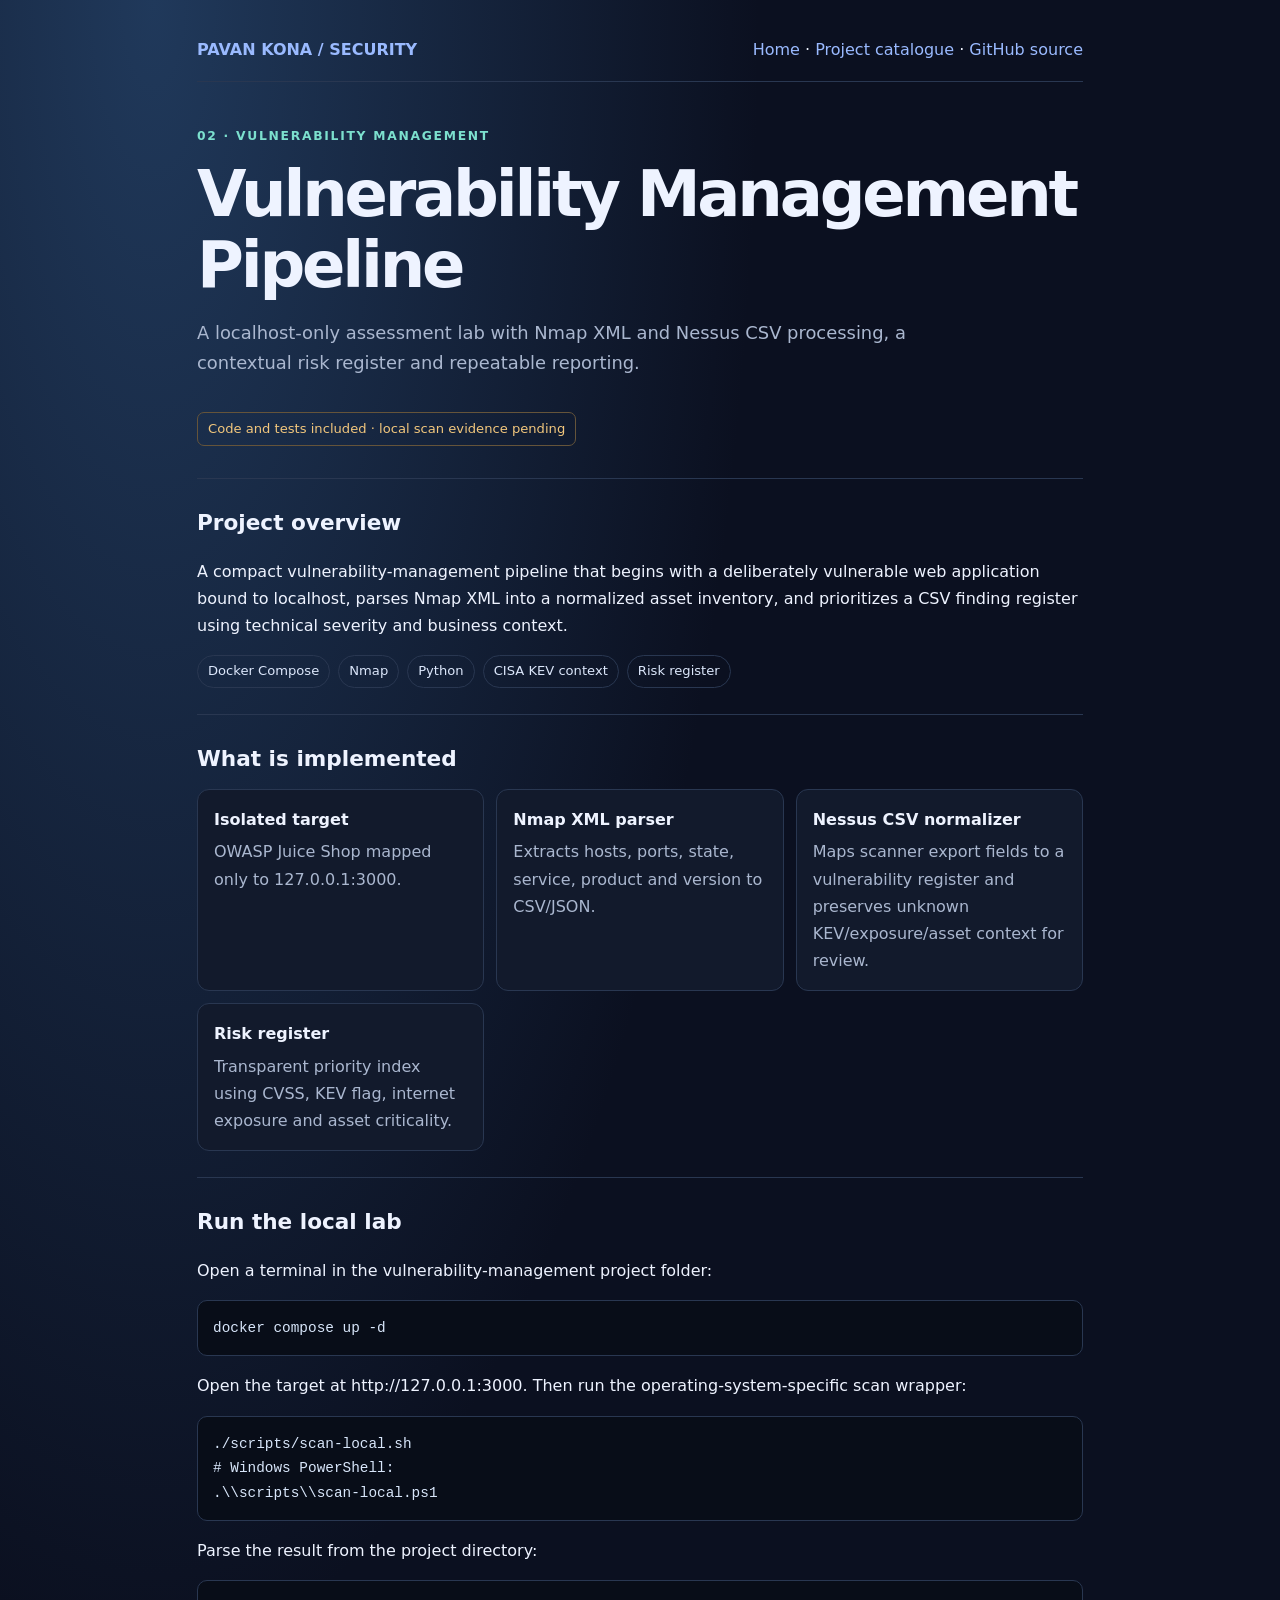
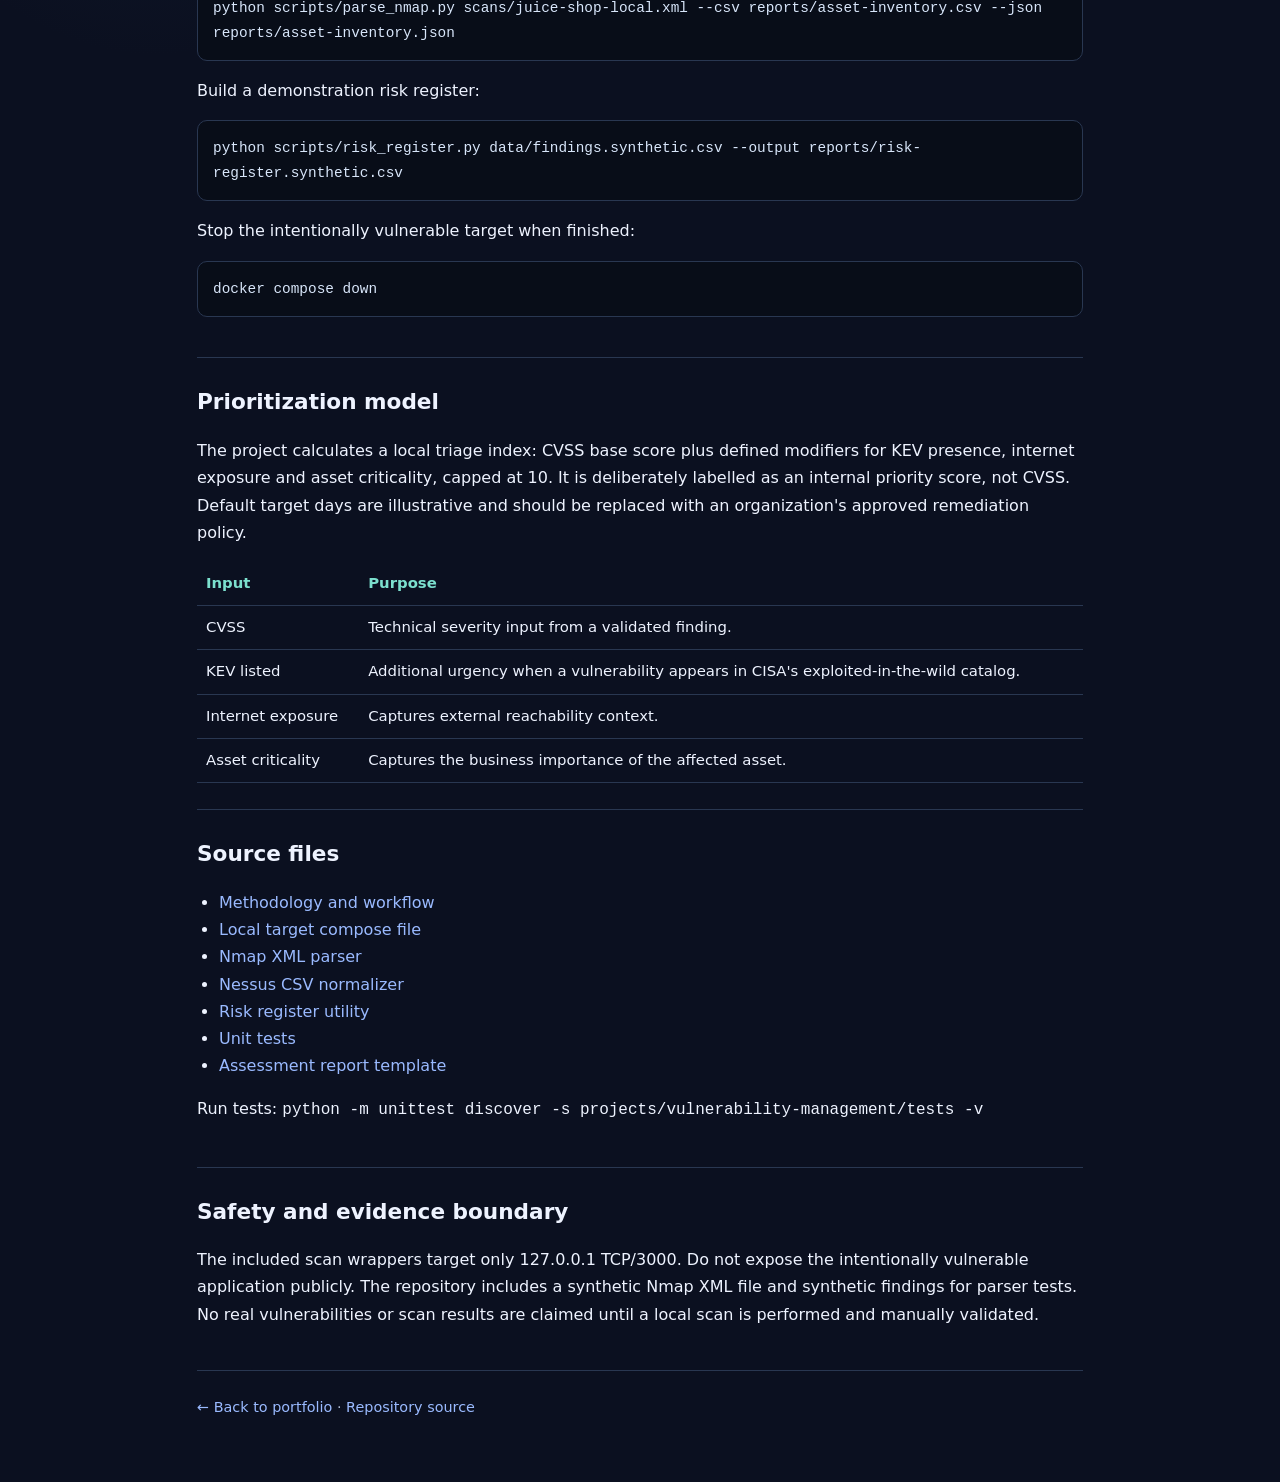
<file: projects/vulnerability-management.html>
<!doctype html>
<html lang="en"><head><meta charset="utf-8"><meta name="viewport" content="width=device-width,initial-scale=1"><meta name="description" content="Pavan Kona cybersecurity project: Vulnerability Management Pipeline"><title>Vulnerability Management Pipeline | Pavan Kona</title><style>
:root{color-scheme:dark;--bg:#0b1020;--panel:#121a2c;--ink:#eef3ff;--muted:#aab7cf;--line:#293751;--accent:#7ce0ce;--blue:#9abaff;--amber:#f2c77d}
*{box-sizing:border-box}body{margin:0;background:radial-gradient(ellipse at 12% 0%,#20395b 0,transparent 38%),var(--bg);color:var(--ink);font:16px/1.7 Inter,ui-sans-serif,system-ui,-apple-system,"Segoe UI",sans-serif}a{color:var(--blue);text-decoration:none}a:hover{text-decoration:underline}.wrap{max-width:930px;margin:auto;padding:30px 22px 65px}.top{display:flex;justify-content:space-between;gap:16px;flex-wrap:wrap;border-bottom:1px solid var(--line);padding:6px 0 18px}.brand{font-weight:800}.hero{padding:44px 0 32px}.eyebrow{color:var(--accent);font-weight:800;text-transform:uppercase;letter-spacing:.14em;font-size:.77rem}.hero h1{font-size:clamp(2.3rem,6vw,4rem);line-height:1.1;letter-spacing:-.05em;margin:12px 0}.lead{color:var(--muted);font-size:1.12rem;max-width:800px}.status{display:inline-block;margin-top:15px;padding:5px 10px;border:1px solid #65543a;border-radius:7px;color:var(--amber);font-size:.82rem}.links{display:flex;gap:12px;flex-wrap:wrap;margin:20px 0}.link{display:inline-block;border:1px solid var(--line);border-radius:9px;padding:8px 12px;font-weight:700}.link.primary{background:var(--accent);color:#09201f;border-color:var(--accent)}section{border-top:1px solid var(--line);padding:26px 0}h2{font-size:1.35rem;margin:0 0 12px}h3{font-size:1.04rem;margin:18px 0 6px}.muted{color:var(--muted)}.grid{display:grid;grid-template-columns:repeat(auto-fit,minmax(220px,1fr));gap:12px}.box{background:var(--panel);border:1px solid var(--line);border-radius:12px;padding:16px}.box strong{display:block;margin-bottom:5px}.tags{display:flex;gap:8px;flex-wrap:wrap}.tag{border:1px solid var(--line);border-radius:99px;padding:4px 10px;color:#dce7fb;font-size:.82rem}pre{white-space:pre-wrap;overflow-wrap:anywhere;background:#080d18;border:1px solid var(--line);padding:15px;border-radius:10px;color:#d8e6fa;font-size:.9rem}code{font-family:ui-monospace,SFMono-Regular,Consolas,monospace}ul,ol{padding-left:22px}table{border-collapse:collapse;width:100%;font-size:.93rem}th,td{text-align:left;border-bottom:1px solid var(--line);padding:9px;vertical-align:top}th{color:var(--accent)}footer{border-top:1px solid var(--line);padding-top:24px;color:var(--muted);font-size:.9rem}@media(max-width:600px){.wrap{padding:20px 16px 45px}}
</style></head><body><main class="wrap">
<header class="top"><a class="brand" href="../index.html">PAVAN KONA / SECURITY</a><nav><a href="../index.html">Home</a> · <a href="https://github.com/pavan2572/pavan-kona-cybersecurity-portfolio/blob/main/projects/README.md">Project catalogue</a> · <a href="https://github.com/pavan2572/pavan-kona-cybersecurity-portfolio">GitHub source</a></nav></header>
<div class="hero"><div class="eyebrow">02 · Vulnerability management</div><h1>Vulnerability Management Pipeline</h1><p class="lead">A localhost-only assessment lab with Nmap XML and Nessus CSV processing, a contextual risk register and repeatable reporting.</p><span class="status">Code and tests included · local scan evidence pending</span></div>

<section><h2>Project overview</h2><p>A compact vulnerability-management pipeline that begins with a deliberately vulnerable web application bound to localhost, parses Nmap XML into a normalized asset inventory, and prioritizes a CSV finding register using technical severity and business context.</p><div class="tags"><span class="tag">Docker Compose</span><span class="tag">Nmap</span><span class="tag">Python</span><span class="tag">CISA KEV context</span><span class="tag">Risk register</span></div></section>
<section><h2>What is implemented</h2><div class="grid"><div class="box"><strong>Isolated target</strong><span class="muted">OWASP Juice Shop mapped only to 127.0.0.1:3000.</span></div><div class="box"><strong>Nmap XML parser</strong><span class="muted">Extracts hosts, ports, state, service, product and version to CSV/JSON.</span></div><div class="box"><strong>Nessus CSV normalizer</strong><span class="muted">Maps scanner export fields to a vulnerability register and preserves unknown KEV/exposure/asset context for review.</span></div><div class="box"><strong>Risk register</strong><span class="muted">Transparent priority index using CVSS, KEV flag, internet exposure and asset criticality.</span></div></div></section>
<section><h2>Run the local lab</h2><p>Open a terminal in the vulnerability-management project folder:</p><pre><code>docker compose up -d</code></pre><p>Open the target at http://127.0.0.1:3000. Then run the operating-system-specific scan wrapper:</p><pre><code>./scripts/scan-local.sh
# Windows PowerShell:
.\\scripts\\scan-local.ps1</code></pre><p>Parse the result from the project directory:</p><pre><code>python scripts/parse_nmap.py scans/juice-shop-local.xml --csv reports/asset-inventory.csv --json reports/asset-inventory.json</code></pre><p>Build a demonstration risk register:</p><pre><code>python scripts/risk_register.py data/findings.synthetic.csv --output reports/risk-register.synthetic.csv</code></pre><p>Stop the intentionally vulnerable target when finished:</p><pre><code>docker compose down</code></pre></section>
<section><h2>Prioritization model</h2><p>The project calculates a local triage index: CVSS base score plus defined modifiers for KEV presence, internet exposure and asset criticality, capped at 10. It is deliberately labelled as an internal priority score, not CVSS. Default target days are illustrative and should be replaced with an organization's approved remediation policy.</p><table><thead><tr><th>Input</th><th>Purpose</th></tr></thead><tbody><tr><td>CVSS</td><td>Technical severity input from a validated finding.</td></tr><tr><td>KEV listed</td><td>Additional urgency when a vulnerability appears in CISA's exploited-in-the-wild catalog.</td></tr><tr><td>Internet exposure</td><td>Captures external reachability context.</td></tr><tr><td>Asset criticality</td><td>Captures the business importance of the affected asset.</td></tr></tbody></table></section>
<section><h2>Source files</h2><ul><li><a href="https://github.com/pavan2572/pavan-kona-cybersecurity-portfolio/blob/main/projects/vulnerability-management/README.md">Methodology and workflow</a></li><li><a href="https://github.com/pavan2572/pavan-kona-cybersecurity-portfolio/blob/main/projects/vulnerability-management/docker-compose.yml">Local target compose file</a></li><li><a href="https://github.com/pavan2572/pavan-kona-cybersecurity-portfolio/blob/main/projects/vulnerability-management/scripts/parse_nmap.py">Nmap XML parser</a></li><li><a href="https://github.com/pavan2572/pavan-kona-cybersecurity-portfolio/blob/main/projects/vulnerability-management/scripts/parse_nessus.py">Nessus CSV normalizer</a></li><li><a href="https://github.com/pavan2572/pavan-kona-cybersecurity-portfolio/blob/main/projects/vulnerability-management/scripts/risk_register.py">Risk register utility</a></li><li><a href="https://github.com/pavan2572/pavan-kona-cybersecurity-portfolio/tree/main/projects/vulnerability-management/tests">Unit tests</a></li><li><a href="https://github.com/pavan2572/pavan-kona-cybersecurity-portfolio/blob/main/projects/vulnerability-management/reports/report-template.md">Assessment report template</a></li></ul><p>Run tests: <code>python -m unittest discover -s projects/vulnerability-management/tests -v</code></p></section>
<section><h2>Safety and evidence boundary</h2><p>The included scan wrappers target only 127.0.0.1 TCP/3000. Do not expose the intentionally vulnerable application publicly. The repository includes a synthetic Nmap XML file and synthetic findings for parser tests. No real vulnerabilities or scan results are claimed until a local scan is performed and manually validated.</p></section>
<footer><a href="../index.html">← Back to portfolio</a> · <a href="https://github.com/pavan2572/pavan-kona-cybersecurity-portfolio">Repository source</a></footer>
</main></body></html>
</file>
<file: assets/project.css>
:root{color-scheme:dark;--bg:#0a1020;--panel:#111d33;--ink:#edf3ff;--muted:#a8b6cb;--line:#283955;--cyan:#65e0ca;--blue:#8db6ff;--amber:#f4c779}*{box-sizing:border-box}body{margin:0;background:radial-gradient(850px 430px at 8% -15%,#1d3b58 0%,transparent 65%),var(--bg);color:var(--ink);font:16px/1.68 Inter,ui-sans-serif,system-ui,-apple-system,"Segoe UI",sans-serif}.wrap{max-width:980px;margin:auto;padding:28px 24px 64px}a{color:var(--blue);text-decoration:none}a:hover{text-decoration:underline}.nav{display:flex;justify-content:space-between;gap:20px;flex-wrap:wrap;border-bottom:1px solid var(--line);padding:4px 0 18px}.brand{color:var(--ink);font-weight:800;letter-spacing:.03em}.eyebrow{color:var(--cyan);font-weight:800;text-transform:uppercase;font-size:.76rem;letter-spacing:.16em;margin-top:58px}.hero h1{font-size:clamp(2.4rem,7vw,4.3rem);line-height:1.04;letter-spacing:-.06em;margin:12px 0}.lead{font-size:1.12rem;color:var(--muted);max-width:800px}.status{display:inline-block;margin:8px 0 18px;padding:5px 11px;border:1px solid #357e72;border-radius:99px;color:#92ebdc;font-size:.78rem;font-weight:800}.section{border-top:1px solid var(--line);margin-top:34px;padding-top:26px}.section h2{font-size:1.55rem;margin:0 0 12px}.grid{display:grid;grid-template-columns:repeat(2,minmax(0,1fr));gap:15px}.panel{border:1px solid var(--line);border-radius:14px;padding:19px;background:rgba(17,29,51,.75)}.panel h3{margin:0 0 8px}.panel p,.panel li{color:var(--muted)}pre,code{font-family:ui-monospace,SFMono-Regular,Consolas,monospace}pre{overflow:auto;background:#070d18;border:1px solid var(--line);padding:15px;border-radius:10px;color:#d9e9ff;font-size:.88rem}.links{display:flex;gap:14px;flex-wrap:wrap;margin:20px 0}.link{border:1px solid var(--line);padding:9px 13px;border-radius:9px;font-weight:750}footer{border-top:1px solid var(--line);margin-top:48px;padding-top:20px;color:var(--muted);font-size:.9rem}@media(max-width:650px){.wrap{padding:22px 17px 50px}.grid{grid-template-columns:1fr}.eyebrow{margin-top:40px}}
</file>
